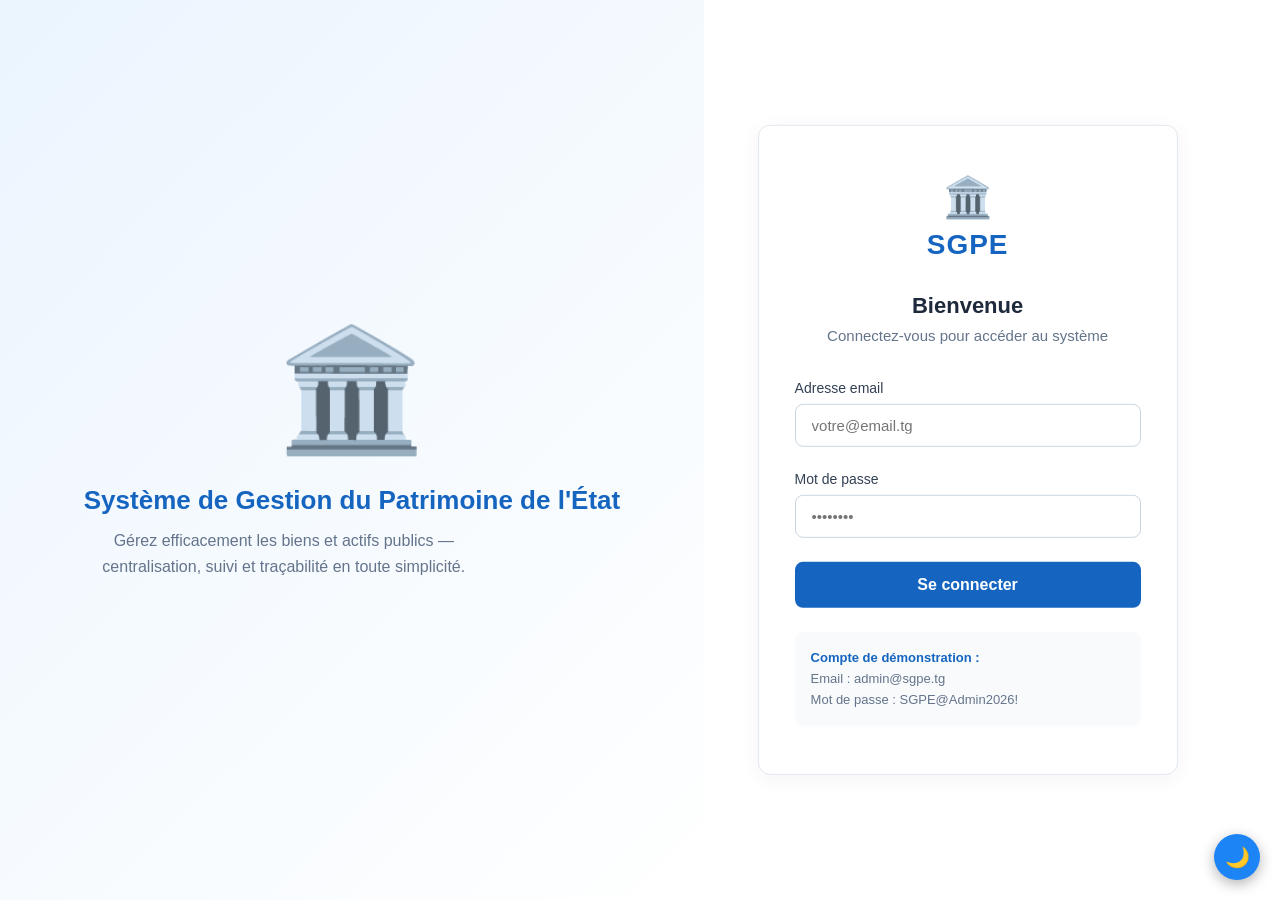
<file: client-web/index.html>
﻿<!DOCTYPE html>
<html lang="fr">
<head>
    <meta charset="UTF-8">
    <meta name="viewport" content="width=device-width, initial-scale=1.0">
    <meta http-equiv="refresh" content="0; url=login.html">
    <title>SGPE — Système de Gestion du Patrimoine de l'État</title>
    <style>
        body {
            margin: 0;
            padding: 0;
            display: flex;
            flex-direction: column;
            align-items: center;
            justify-content: center;
            min-height: 100vh;
            background: linear-gradient(135deg, #17C9B2 0%, #1D84F5 100%);
            font-family: 'Segoe UI', sans-serif;
            color: white;
            text-align: center;
        }
        .contenu {
            padding: 40px;
        }
        h1 {
            font-size: 28px;
            margin-bottom: 10px;
        }
        p {
            font-size: 16px;
            opacity: 0.9;
            margin-bottom: 30px;
        }
        .lien {
            color: white;
            text-decoration: underline;
            font-size: 15px;
        }
    </style>
    <link rel="stylesheet" href="css/sombre.css">
    <script src="js/theme.js"></script>
</head>
<body>
    <div class="contenu">
        <h1>SGPE</h1>
        <p>Système de Gestion du Patrimoine de l'État</p>
        <p>Redirection vers la page de connexion...</p>
        <a href="login.html" class="lien">Cliquez ici si vous n'êtes pas redirigé</a>
    </div>
    <script>
        window.location.href = "login.html";
    </script>
</body>
</html>
</file>
<file: client-web/css/sombre.css>
/* ============================================================
   SGPE — Mode sombre
   Activé via <html class="sombre"> (localStorage 'sgpe-theme')
   ============================================================ */

html.sombre {
    --s-bg: #0B1220;
    --s-surface: #131C2E;
    --s-surface-2: #1B2740;
    --s-border: #2A3A5C;
    --s-texte: #E6EDF7;
    --s-texte-doux: #9FB0CC;
    --s-input-bg: #0F1829;
}

html.sombre body {
    background: var(--s-bg) !important;
    color: var(--s-texte);
}

/* --- Sidebar --- */
html.sombre .sidebar {
    background: var(--s-surface) !important;
    border-right-color: var(--s-border) !important;
}
html.sombre .sidebar .logo {
    color: #59D2F3 !important;
    border-bottom-color: var(--s-border) !important;
}
html.sombre .sidebar nav a {
    color: var(--s-texte-doux) !important;
}
html.sombre .sidebar nav a.actif {
    background: var(--s-surface-2) !important;
    color: #17C9B2 !important;
    border-left-color: #17C9B2 !important;
}
html.sombre .sidebar nav a:hover:not(.actif) {
    background: var(--s-surface-2) !important;
}

/* --- Conteneurs / cartes --- */
html.sombre .carte,
html.sombre .boite,
html.sombre .filtres,
html.sombre .login-card,
html.sombre .info-demo,
html.sombre .form-box,
html.sombre .panel,
html.sombre .section,
html.sombre .carte-stat,
html.sombre .bloc {
    background: var(--s-surface) !important;
    border-color: var(--s-border) !important;
    color: var(--s-texte);
    box-shadow: 0 2px 10px rgba(0, 0, 0, 0.35);
}

/* --- Titres & textes --- */
html.sombre .entete h1,
html.sombre h1, html.sombre h2, html.sombre h3,
html.sombre .boite h3, html.sombre .carte h3 {
    color: var(--s-texte) !important;
}
html.sombre p, html.sombre span, html.sombre label,
html.sombre .etiquette, html.sombre .sous-titre,
html.sombre td, html.sombre th {
    color: var(--s-texte-doux);
}
html.sombre strong, html.sombre b { color: var(--s-texte); }

/* --- Tableaux --- */
html.sombre table th, html.sombre table td {
    border-bottom-color: var(--s-border) !important;
}
html.sombre table th { color: var(--s-texte-doux) !important; }
html.sombre table td { color: var(--s-texte); }

/* --- Badges d'état (pastels -> versions sombres) --- */
html.sombre .etat.bon { background: #0F3D24 !important; color: #4ADE80 !important; }
html.sombre .etat.moyen { background: #4A2E0A !important; color: #FBBF24 !important; }
html.sombre .etat.mauvais { background: #4A1520 !important; color: #F87171 !important; }

/* --- Boutons --- */
html.sombre .btn-secondaire {
    background: var(--s-surface-2) !important;
    color: var(--s-texte) !important;
}
html.sombre .btn-secondaire:hover { background: var(--s-border) !important; }
html.sombre input[type="button"].btn-secondaire,
html.sombre button.btn-secondaire { color: var(--s-texte) !important; }

/* --- Champs de formulaire --- */
html.sombre input:not([type="checkbox"]):not([type="radio"]):not([type="submit"]):not([type="button"]),
html.sombre select,
html.sombre textarea {
    background: var(--s-input-bg) !important;
    border-color: var(--s-border) !important;
    color: var(--s-texte) !important;
}
html.sombre input::placeholder, html.sombre textarea::placeholder {
    color: #5A6B8C !important;
}
html.sombre input:focus, html.sombre select:focus, html.sombre textarea:focus {
    border-color: #1D84F5 !important;
    box-shadow: 0 0 0 3px rgba(29, 132, 245, 0.25) !important;
}
html.sombre option { background: var(--s-surface); color: var(--s-texte); }

/* --- Alertes --- */
html.sombre .alert.error { background: #3A1520 !important; color: #FCA5A5 !important; border-color: #7F2D3E !important; }
html.sombre .alert.success { background: #0F3D24 !important; color: #86EFAC !important; border-color: #166534 !important; }
html.sombre .alert.info { background: #0C2D4D !important; color: #7DD3FC !important; border-color: #1D4ED8 !important; }

/* --- Login --- */
html.sombre .illustration {
    background: linear-gradient(135deg, #0B1220 0%, #131C2E 100%) !important;
}
html.sombre .illustration-content h2 { color: #59D2F3 !important; }
html.sombre .illustration-content p { color: var(--s-texte-doux) !important; }
html.sombre .login-card h2 { color: var(--s-texte) !important; }
html.sombre .form-group label { color: var(--s-texte) !important; }
html.sombre .info-demo { color: var(--s-texte-doux) !important; }
html.sombre .info-demo strong { color: #17C9B2 !important; }
html.sombre .logo-section h1 { color: #1D84F5 !important; }
html.sombre body { background: var(--s-bg) !important; }

/* --- Divers --- */
html.sombre hr { border-color: var(--s-border); }
html.sombre .qr-box, html.sombre .qr-container { background: #fff; border-radius: 8px; padding: 10px; display: inline-block; }
html.sombre ::-webkit-scrollbar { width: 10px; }
html.sombre ::-webkit-scrollbar-track { background: var(--s-bg); }
html.sombre ::-webkit-scrollbar-thumb { background: var(--s-border); border-radius: 5px; }
</file>
